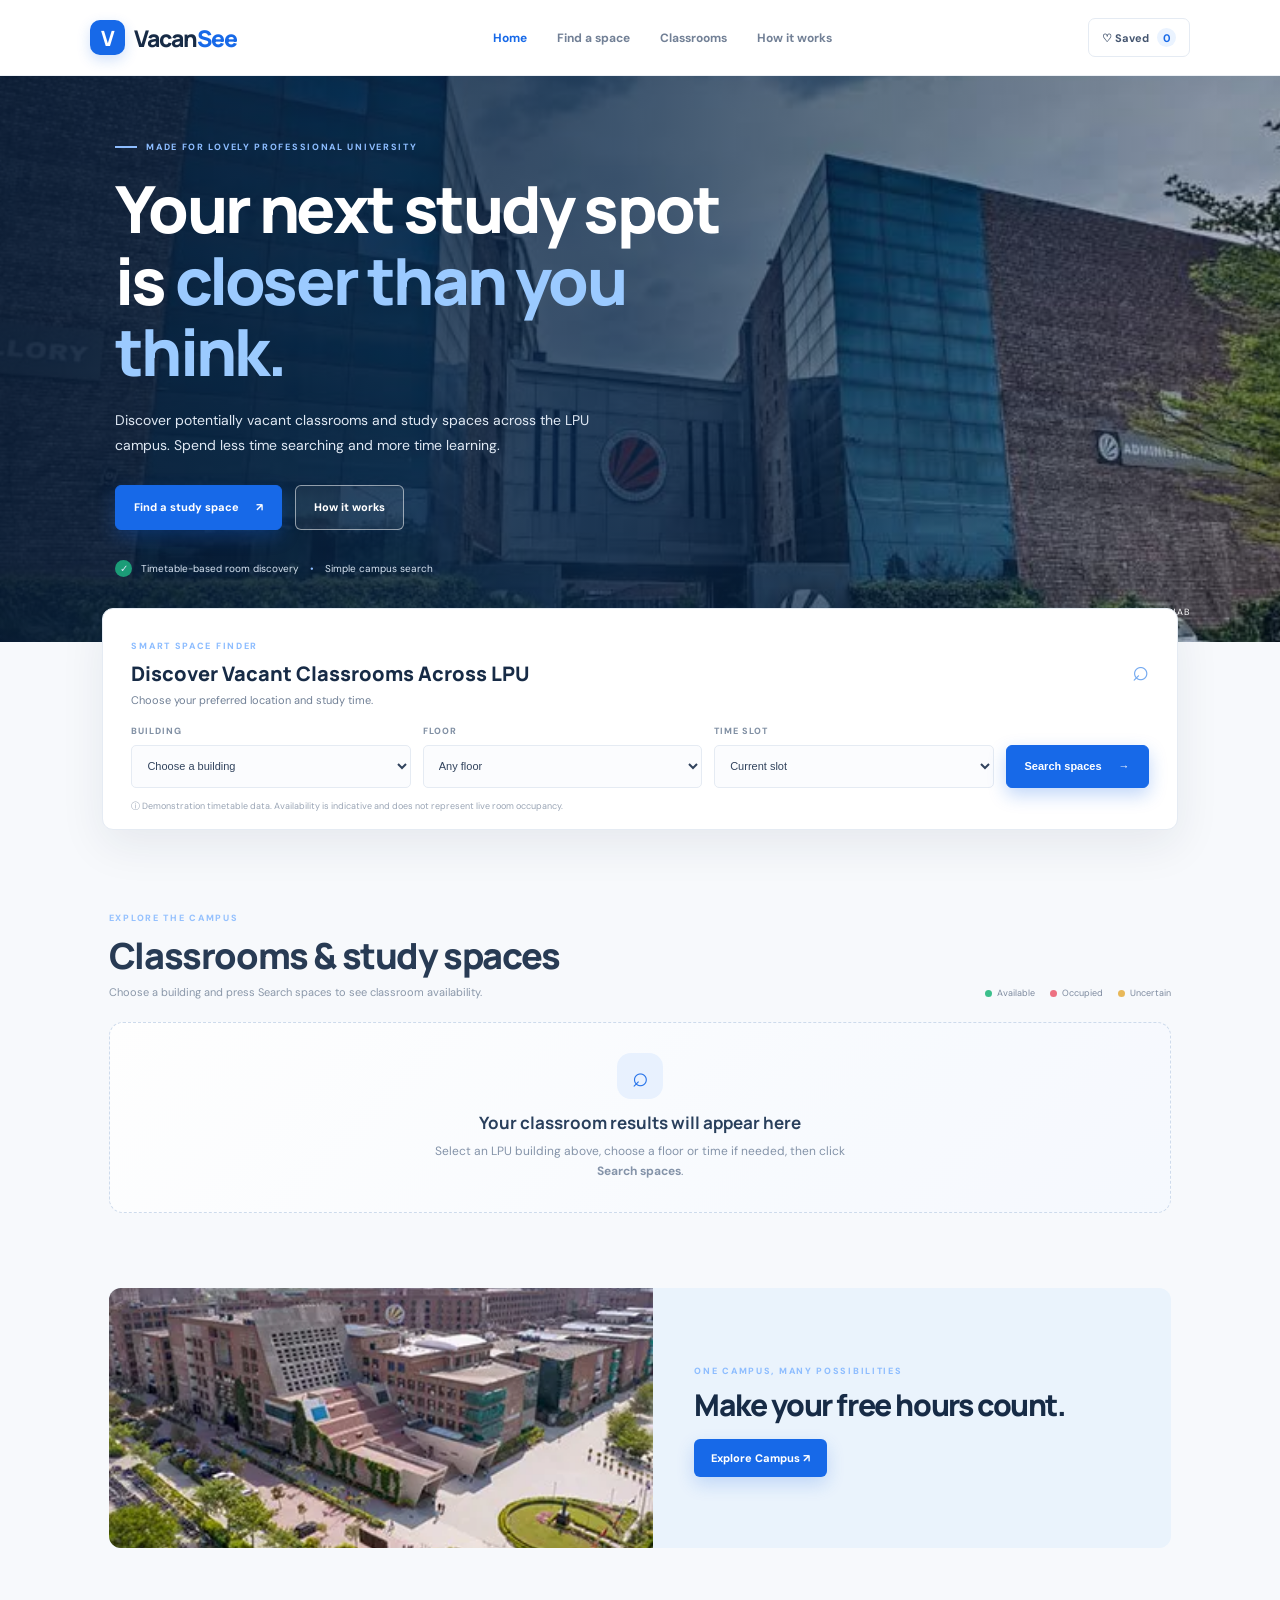
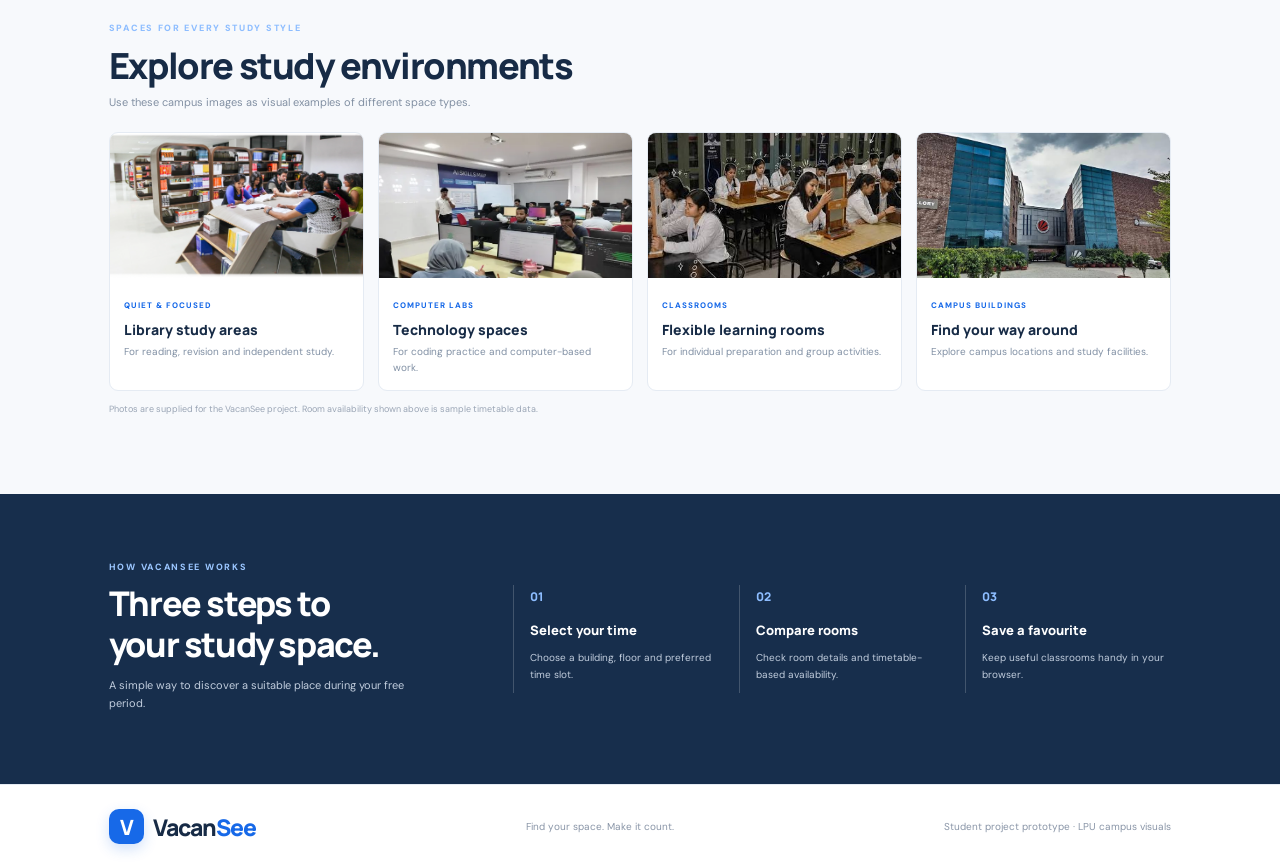
<file: index.html>
<!DOCTYPE html>
<html lang="en">
<head>
  <meta charset="UTF-8">
  <meta name="viewport" content="width=device-width, initial-scale=1.0">
  <meta name="description" content="VacanSee helps LPU students discover timetable-based classroom and study-space availability.">
  <title>VacanSee | LPU Study Space Finder</title>
  <link rel="preconnect" href="https://fonts.googleapis.com">
  <link rel="preconnect" href="https://fonts.gstatic.com" crossorigin>
  <link href="https://fonts.googleapis.com/css2?family=DM+Sans:wght@400;500;600;700;800&family=Manrope:wght@500;600;700;800&display=swap" rel="stylesheet">
  <link rel="stylesheet" href="style.css">
</head>
<body>
<header class="header">
  <a class="brand" href="#home"><span class="brand-icon">V</span><span>Vacan<span>See</span></span></a>
  <nav id="nav"><a class="active" href="index.html">Home</a><a href="#finder">Find a space</a><a href="#classrooms">Classrooms</a><a href="#how">How it works</a></nav>
  <a class="saved-nav" href="saved.html">♡ Saved <b id="savedCount">0</b></a>
  <button class="menu" id="menu" aria-label="Toggle navigation">☰</button>
</header>

<main id="home">
  <section class="hero">
    <div class="hero-bg"></div><div class="hero-overlay"></div>
    <div class="hero-content">
      <div class="eyebrow"><i></i> MADE FOR LOVELY PROFESSIONAL UNIVERSITY</div>
      <h1>Your next study spot<br>is <span>closer than you think.</span></h1>
      <p>Discover potentially vacant classrooms and study spaces across the LPU campus. Spend less time searching and more time learning.</p>
      <div class="hero-actions"><a class="button primary" href="#finder">Find a study space <b>↗</b></a><a class="button outline" href="#how">How it works</a></div>
      <div class="hero-foot"><span class="hero-check">✓</span> Timetable-based room discovery <span class="hero-sep">•</span> Simple campus search</div>
    </div>
    <div class="hero-caption"><span class="caption-dot"></span> LPU CAMPUS · PHAGWARA, PUNJAB</div>
  </section>

  <section class="finder" id="finder">
    <div class="finder-title"><div><span class="kicker">SMART SPACE FINDER</span><h2>Discover Vacant Classrooms Across LPU</h2><p>Choose your preferred location and study time.</p></div><div class="finder-symbol">⌕</div></div>
    <form id="searchForm" class="search-grid">
      <label>BUILDING<select id="building"><option value="">Choose a building</option><option value="26">Block 26</option><option value="27">Block 27</option><option value="28">Block 28</option><option value="29">Block 29</option><option value="30">Block 30</option><option value="31">Block 31</option><option value="32">Block 32</option><option value="33">Block 33</option><option value="34">Block 34</option><option value="35">Block 35</option><option value="36">Block 36</option><option value="37">Block 37</option><option value="38">Block 38</option></select></label>
      <label>FLOOR<select id="floor"><option value="all">Any floor</option><option value="0">Ground Floor</option><option value="1">1st Floor</option><option value="2">2nd Floor</option><option value="3">3rd Floor</option><option value="4">4th Floor</option><option value="5">5th Floor</option><option value="6">6th Floor</option><option value="7">7th Floor</option><option value="8">8th Floor</option></select></label>
      <label>TIME SLOT<select id="time"><option value="now">Current slot</option><option value="09:20">9:20 AM</option><option value="09:50">9:50 AM</option><option value="10:20">10:20 AM</option><option value="10:50">10:50 AM</option><option value="11:20">11:20 AM</option><option value="11:50">11:50 AM</option><option value="12:20">12:20 PM</option><option value="12:50">12:50 PM</option><option value="13:20">1:20 PM</option><option value="13:50">1:50 PM</option><option value="14:20">2:20 PM</option><option value="14:50">2:50 PM</option><option value="15:20">3:20 PM</option><option value="15:50">3:50 PM</option><option value="16:20">4:20 PM</option><option value="16:50">4:50 PM</option></select></label>
      <button class="button primary search-btn" type="submit">Search spaces <b>→</b></button>
    </form>
    <small class="disclaimer">ⓘ Demonstration timetable data. Availability is indicative and does not represent live room occupancy.</small>
  </section>

  <section class="section results-section results-hidden" id="classrooms" aria-live="polite">
    <div class="section-head"><div><span class="kicker">EXPLORE THE CAMPUS</span><h2>Classrooms & study spaces</h2><p id="resultText">Choose a building and press Search spaces to see classroom availability.</p></div><div class="legend"><span><i class="green"></i> Available</span><span><i class="red"></i> Occupied</span><span><i class="amber"></i> Uncertain</span></div></div>
    <div class="results-prompt" id="resultsPrompt"><span class="prompt-icon">⌕</span><h3>Your classroom results will appear here</h3><p>Select an LPU building above, choose a floor or time if needed, then click <strong>Search spaces</strong>.</p></div><div class="room-grid" id="roomGrid" aria-live="polite"></div>
    <div class="empty" id="empty" hidden><h3>No matching rooms found</h3><p>Try changing your building, floor or time filters.</p><button id="clear" class="link-btn" type="button">Clear filters</button></div>
  </section>

  <section class="campus-strip">
    <div class="campus-photo"><img src="images/lpu-campus-aerial.png" alt="Aerial view of the LPU campus"></div>
    <div><span class="kicker">ONE CAMPUS, MANY POSSIBILITIES</span><h2>Make your free hours count.</h2><a class="inline-link campus-explore" href="https://iviewd.com/lpu2/" target="_blank" rel="noopener noreferrer">Explore Campus ↗</a></div>
  </section>

  <section class="section popular" id="popular">
    <div class="section-head"><div><span class="kicker">SPACES FOR EVERY STUDY STYLE</span><h2>Explore study environments</h2><p>Use these campus images as visual examples of different space types.</p></div></div>
    <div class="feature-grid">
      <article class="feature-card"><img src="images/library-study.png" alt="Students studying together in a library"><div><span>QUIET & FOCUSED</span><h3>Library study areas</h3><p>For reading, revision and independent study.</p></div></article>
      <article class="feature-card"><img src="images/computer-lab.png" alt="Students working in a computer laboratory"><div><span>COMPUTER LABS</span><h3>Technology spaces</h3><p>For coding practice and computer-based work.</p></div></article>
      <article class="feature-card"><img src="images/classroom.png" alt="Students working in a classroom"><div><span>CLASSROOMS</span><h3>Flexible learning rooms</h3><p>For individual preparation and group activities.</p></div></article>
      <article class="feature-card"><img src="images/lpu-campus-building.png" alt="University campus building"><div><span>CAMPUS BUILDINGS</span><h3>Find your way around</h3><p>Explore campus locations and study facilities.</p></div></article>
    </div>
    <p class="photo-note">Photos are supplied for the VacanSee project. Room availability shown above is sample timetable data.</p>
  </section>

  <section class="how" id="how"><div><span class="kicker">HOW VACANSEE WORKS</span><h2>Three steps to<br>your study space.</h2><p>A simple way to discover a suitable place during your free period.</p></div><div class="steps"><article><b>01</b><h3>Select your time</h3><p>Choose a building, floor and preferred time slot.</p></article><article><b>02</b><h3>Compare rooms</h3><p>Check room details and timetable-based availability.</p></article><article><b>03</b><h3>Save a favourite</h3><p>Keep useful classrooms handy in your browser.</p></article></div></section>
</main>
<footer><a class="brand" href="#home"><span class="brand-icon">V</span><span>Vacan<span>See</span></span></a><p>Find your space. Make it count.</p><small>Student project prototype · LPU campus visuals</small></footer>
<div class="toast" id="toast" role="status"></div>
<script src="script.js"></script>
</body></html>
</file>
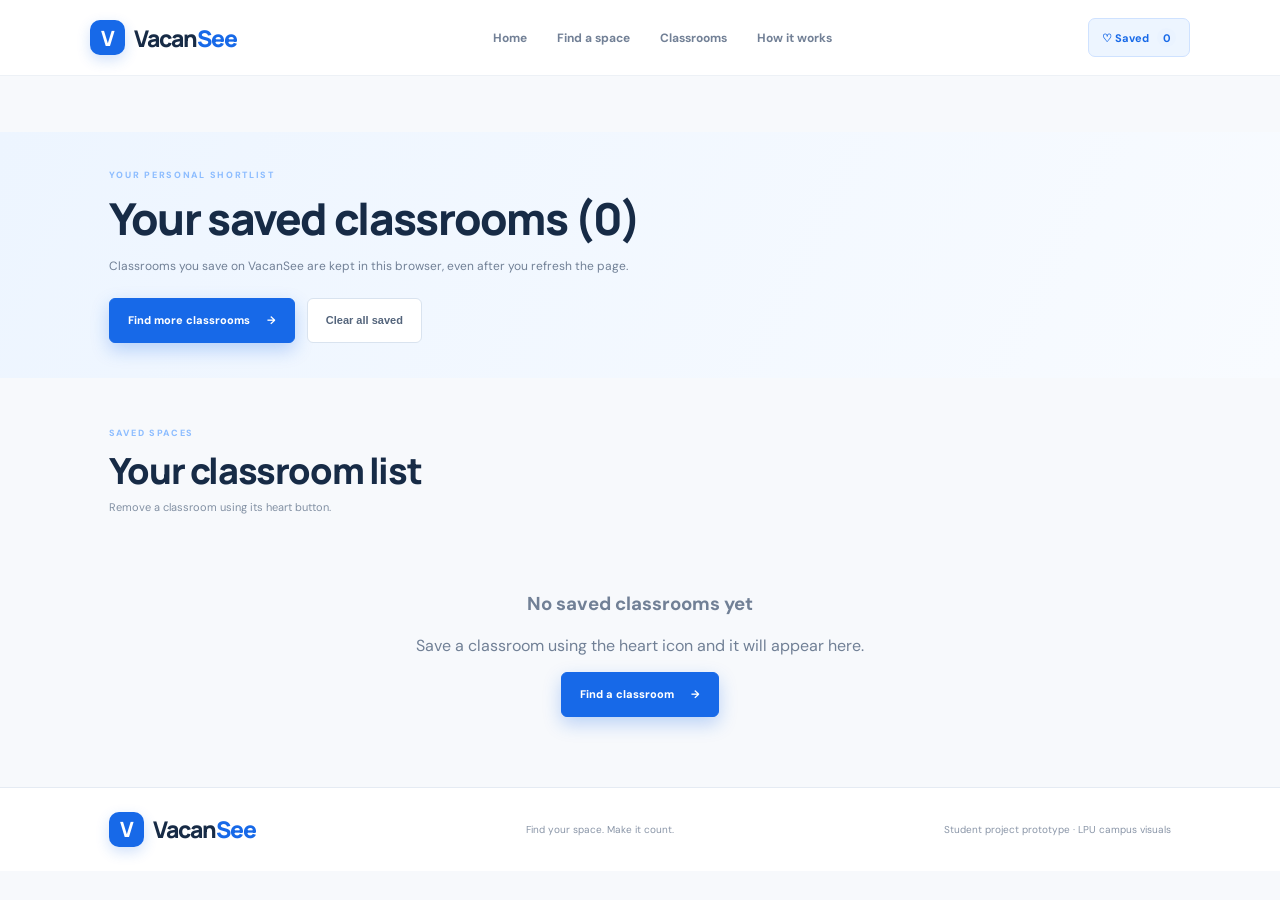
<file: saved.html>
<!DOCTYPE html>
<html lang="en">
<head>
  <meta charset="UTF-8">
  <meta name="viewport" content="width=device-width, initial-scale=1.0">
  <meta name="description" content="Your saved VacanSee classrooms at LPU.">
  <title>Saved Classrooms | VacanSee</title>
  <link rel="preconnect" href="https://fonts.googleapis.com">
  <link rel="preconnect" href="https://fonts.gstatic.com" crossorigin>
  <link href="https://fonts.googleapis.com/css2?family=DM+Sans:wght@400;500;600;700;800&family=Manrope:wght@500;600;700;800&display=swap" rel="stylesheet">
  <link rel="stylesheet" href="style.css">
</head>
<body data-page="saved">
<header class="header">
  <a class="brand" href="index.html"><span class="brand-icon">V</span><span>Vacan<span>See</span></span></a>
  <nav id="nav"><a href="index.html">Home</a><a href="index.html#finder">Find a space</a><a href="index.html#classrooms">Classrooms</a><a href="index.html#how">How it works</a></nav>
  <a class="saved-nav active-saved" href="saved.html">♡ Saved <b id="savedCount">0</b></a>
  <button class="menu" id="menu" aria-label="Toggle navigation">☰</button>
</header>
<main class="saved-main">
  <section class="saved-intro">
    <span class="kicker">YOUR PERSONAL SHORTLIST</span>
    <h1 id="savedHeading">Your saved classrooms</h1>
    <p>Classrooms you save on VacanSee are kept in this browser, even after you refresh the page.</p>
    <div class="saved-actions"><a class="button primary" href="index.html#finder">Find more classrooms <b>→</b></a><button class="button clear-saved" id="clearSaved" type="button">Clear all saved</button></div>
  </section>
  <section class="section saved-results">
    <div class="section-head"><div><span class="kicker">SAVED SPACES</span><h2>Your classroom list</h2><p>Remove a classroom using its heart button.</p></div></div>
    <div class="room-grid" id="roomGrid" aria-live="polite"></div>
    <div class="empty" id="empty" hidden></div>
  </section>
</main>
<footer><a class="brand" href="index.html"><span class="brand-icon">V</span><span>Vacan<span>See</span></span></a><p>Find your space. Make it count.</p><small>Student project prototype · LPU campus visuals</small></footer>
<div class="toast" id="toast" role="status"></div>
<script src="script.js"></script>
</body></html>
</file>
<file: style.css>
*{box-sizing:border-box} :root{--blue:#1769e8;--blue2:#0d4fb8;--ink:#172b46;--muted:#718096;--line:#e5ebf3;--bg:#f7f9fc}html{scroll-behavior:smooth;scroll-padding-top:90px}body{margin:0;background:var(--bg);color:var(--ink);font-family:'DM Sans',sans-serif}a{text-decoration:none;color:inherit}.header{height:76px;padding:0 7%;display:flex;align-items:center;justify-content:space-between;background:#fff;border-bottom:1px solid #edf1f6;position:sticky;top:0;z-index:10}.brand{display:flex;align-items:center;gap:9px;font:800 23px Manrope,sans-serif;letter-spacing:-1px}.brand>span:last-child>span{color:var(--blue)}.brand-icon{width:35px;height:35px;border-radius:10px;background:var(--blue);color:#fff;display:grid;place-items:center;font:800 21px Manrope;box-shadow:0 5px 14px #1769e833}.header nav{display:flex;gap:30px}.header nav a{font-size:12px;font-weight:700;color:#728096;padding:10px 0;transition:color .2s}.header nav a:hover,.header nav a.active{color:var(--blue)}.saved-nav{background:#fff;border:1px solid var(--line);border-radius:7px;padding:9px 13px;font-size:11px;font-weight:700;color:#455670;cursor:pointer}.saved-nav b{display:inline-grid;place-items:center;background:#eaf3ff;color:var(--blue);border-radius:50%;width:19px;height:19px;margin-left:5px}.menu{display:none;border:0;background:none;font-size:23px}.hero{min-height:510px;position:relative;display:flex;align-items:center;padding:65px 9%;color:#fff;overflow:hidden;background:#183758}.hero-bg{position:absolute;inset:0;background:url('images/lpu-campus-building.png') center 48%/cover no-repeat;transform:scale(1.02)}.hero-overlay{position:absolute;inset:0;background:linear-gradient(90deg,rgba(7,27,53,.91) 0%,rgba(9,39,73,.77) 48%,rgba(9,39,73,.28) 100%)}.hero-content{position:relative;z-index:1;max-width:650px}.eyebrow,.kicker{font-size:9px;letter-spacing:1.7px;font-weight:800;color:#8dbdff}.eyebrow{display:flex;align-items:center;gap:9px}.eyebrow i{width:22px;height:2px;background:#8dbdff}.hero h1{font:800 clamp(40px,5.3vw,65px)/1.1 Manrope,sans-serif;letter-spacing:-2.8px;margin:20px 0}.hero h1 span{color:#9bcaff}.hero-content>p{max-width:520px;color:#e0e9f4;font-size:14px;line-height:1.8}.hero-actions{display:flex;gap:13px;margin-top:27px}.button{height:45px;padding:0 18px;display:inline-flex;align-items:center;justify-content:center;gap:17px;border-radius:6px;font-size:11px;font-weight:800;cursor:pointer;transition:transform .22s,box-shadow .22s,background .22s}.button:hover{transform:scale(.96)}.primary{background:var(--blue);color:#fff;border:1px solid var(--blue);box-shadow:0 7px 18px #1769e844}.primary:hover{background:var(--blue2);box-shadow:0 4px 12px #1769e844}.outline{border:1px solid #ffffff88;color:#fff;background:#ffffff10}.outline:hover{background:#ffffff20}.hero-foot{margin-top:30px;color:#d9e5f3;font-size:10px}.hero-check{display:inline-grid;place-items:center;width:17px;height:17px;background:#1b9c77;border-radius:50%;margin-right:6px}.hero-sep{padding:0 8px;color:#8ebdff}.hero-caption{position:absolute;right:7%;bottom:24px;font-size:9px;letter-spacing:1.2px;color:#fff;z-index:1}.caption-dot{display:inline-block;width:7px;height:7px;background:#45d6a0;border-radius:50%;margin-right:7px}.finder{position:relative;z-index:2;margin:-34px auto 0;width:84%;max-width:1160px;background:#fff;border:1px solid var(--line);border-radius:11px;padding:24px 28px 16px;box-shadow:0 15px 45px #172b4614}.finder-title{display:flex;justify-content:space-between;align-items:center;margin-bottom:18px}.finder h2{font:800 20px Manrope;margin:6px 0}.finder-title p{font-size:11px;color:var(--muted);margin:0}.finder-symbol{font-size:29px;color:#75aaf0}.search-grid{display:grid;grid-template-columns:1fr 1fr 1fr auto;gap:12px;align-items:end}.search-grid label{display:flex;flex-direction:column;gap:8px;font-size:9px;letter-spacing:1px;font-weight:800;color:#8190a4}.search-grid select{height:43px;border:1px solid var(--line);border-radius:5px;background:#fbfcfe;padding:0 11px;color:#31435d;font-size:11px;letter-spacing:0;outline:none}.search-grid select:focus{border-color:#77aef5;box-shadow:0 0 0 3px #1769e815}.search-btn{height:43px;white-space:nowrap}.disclaimer{display:block;color:#9aa5b5;font-size:9px;margin-top:12px}.section{padding:70px 8.5% 35px}.section-head{display:flex;align-items:end;justify-content:space-between;gap:20px;margin-bottom:23px}.section h2,.campus-strip h2,.how h2{font:800 clamp(27px,3vw,36px)/1.2 Manrope;letter-spacing:-1.4px;margin:8px 0;color:var(--ink)}.section-head p{font-size:11px;color:#8290a3;margin:0}.legend{display:flex;gap:15px;font-size:9px;color:#738197}.legend span{display:flex;align-items:center;gap:5px}.legend i{width:7px;height:7px;border-radius:50%}.green{background:#2dbb83}.red{background:#ed6678}.amber{background:#e7b34c}.room-grid{display:grid;grid-template-columns:repeat(3,1fr);gap:15px}.room-card{background:#fff;border:1px solid var(--line);border-radius:9px;padding:17px;transition:transform .22s,box-shadow .22s}.room-card:hover{transform:translateY(-4px);box-shadow:0 12px 30px #172b4612}.room-top,.room-bottom{display:flex;align-items:center;justify-content:space-between}.room-type{font-size:8px;letter-spacing:1px;font-weight:800;color:#8a97a9}.status{padding:5px 8px;border-radius:20px;font-size:8px;font-weight:800}.status.available{background:#e7f8f0;color:#16865d}.status.occupied{background:#fff0f2;color:#d54c64}.status.uncertain{background:#fff7e6;color:#a47b29}.room-card h3{font:800 17px Manrope;margin:14px 0 4px}.room-location{font-size:10px;color:#8491a3}.room-meta{display:flex;gap:14px;border-top:1px solid #eef1f5;margin-top:14px;padding-top:11px;color:#718096;font-size:9px}.room-bottom{margin-top:15px}.room-time{font-size:9px;color:#7a879a}.room-time b{color:#263a55}.save{width:31px;height:29px;border:1px solid #dfe9f5;border-radius:5px;background:#fff;color:var(--blue);font-size:17px;cursor:pointer;transition:transform .2s}.save:hover{transform:scale(.91)}.save.saved{background:#eaf3ff}.empty{text-align:center;padding:35px;color:var(--muted)}.link-btn,.inline-link{color:var(--blue);font-size:11px;font-weight:800;border:0;background:none;cursor:pointer}.campus-strip{margin:45px 8.5% 25px;background:#eaf3fc;border-radius:12px;overflow:hidden;display:grid;grid-template-columns:1.05fr 1fr;align-items:center}.campus-photo{height:260px}.campus-photo img{width:100%;height:100%;object-fit:cover;display:block}.campus-strip>div:last-child{padding:28px 8%}.campus-strip h2{font-size:30px}.campus-strip p{font-size:12px;line-height:1.8;color:#6f7f94}.inline-link{display:inline-block;margin-top:8px}.popular{padding-top:42px}.feature-grid{display:grid;grid-template-columns:repeat(4,1fr);gap:14px}.feature-card{background:#fff;border:1px solid var(--line);border-radius:9px;overflow:hidden;transition:transform .22s,box-shadow .22s}.feature-card:hover{transform:translateY(-4px);box-shadow:0 12px 28px #172b4612}.feature-card img{width:100%;height:145px;object-fit:cover;display:block}.feature-card>div{padding:14px}.feature-card span{font-size:8px;letter-spacing:1px;font-weight:800;color:var(--blue)}.feature-card h3{font:800 14px Manrope;margin:7px 0 5px}.feature-card p{font-size:10px;line-height:1.6;color:#8190a4;margin:0}.photo-note{font-size:9px;color:#9aa5b5;margin-top:12px}.how{margin-top:35px;background:#172e4c;color:#fff;padding:60px 8.5%;display:grid;grid-template-columns:.8fr 1.6fr;gap:7%;align-items:center}.how .kicker{color:#9bc6ff}.how h2{color:#fff;font-size:34px}.how>div:first-child p{font-size:11px;color:#c1cddd;line-height:1.7}.steps{display:grid;grid-template-columns:repeat(3,1fr);gap:20px}.steps article{border-left:1px solid #ffffff30;padding-left:16px}.steps b{font:800 12px Manrope;color:#8dbdff}.steps h3{font:800 13px Manrope;margin:15px 0 7px}.steps p{font-size:10px;line-height:1.7;color:#c1cddd}footer{padding:24px 8.5%;background:#fff;display:flex;align-items:center;justify-content:space-between;border-top:1px solid var(--line)}footer p,footer small{font-size:10px;color:#8995a7}.toast{position:fixed;bottom:20px;left:50%;transform:translate(-50%,15px);opacity:0;background:#172e4c;color:white;padding:11px 17px;border-radius:6px;font-size:11px;transition:.2s;pointer-events:none;z-index:30}.toast.show{opacity:1;transform:translate(-50%,0)}@media(prefers-reduced-motion:reduce){*{scroll-behavior:auto!important;transition:none!important}}@media(max-width:900px){.header{padding:0 5%}.header nav{gap:15px}.hero{padding-left:7%}.finder,.section{width:auto;margin-left:5%;margin-right:5%;padding-left:0;padding-right:0}.finder{padding:22px}.feature-grid{grid-template-columns:repeat(2,1fr)}.how{padding:50px 6%;grid-template-columns:1fr}.campus-strip{margin-left:5%;margin-right:5%}}@media(max-width:650px){.header{height:68px}.header nav{display:none;position:absolute;top:68px;left:0;right:0;background:white;padding:16px 7%;box-shadow:0 10px 20px #172b4618;flex-direction:column}.header nav.open{display:flex}.saved-nav{margin-left:auto;margin-right:12px}.menu{display:block}.hero{min-height:480px;padding:50px 7%}.hero h1{font-size:43px}.hero-caption{right:6%;font-size:8px}.finder{margin-top:-22px;padding:19px 15px}.search-grid{grid-template-columns:1fr 1fr}.search-btn{grid-column:1/-1}.section{padding-top:52px}.section-head{align-items:flex-start;flex-direction:column}.legend{flex-wrap:wrap}.room-grid{grid-template-columns:1fr}.campus-strip{grid-template-columns:1fr}.campus-photo{height:190px}.campus-strip>div:last-child{padding:22px}.feature-grid{grid-template-columns:1fr 1fr}.feature-card img{height:120px}.how{padding:45px 7%}.steps{grid-template-columns:1fr;gap:15px}.steps article{padding-bottom:6px}footer{padding:22px 6%;flex-wrap:wrap;gap:8px}footer small{width:100%}}
/* Refined motion details */
@keyframes cardRise{from{opacity:0;transform:translateY(14px)}to{opacity:1;transform:translateY(0)}}
@keyframes searchPulse{0%{box-shadow:0 0 0 0 rgba(23,105,232,.22)}100%{box-shadow:0 0 0 9px rgba(23,105,232,0)}}
.room-card{animation:cardRise .48s both;will-change:transform,opacity}
.room-card:nth-child(2){animation-delay:.04s}.room-card:nth-child(3){animation-delay:.08s}
.room-card:nth-child(4){animation-delay:.12s}.room-card:nth-child(5){animation-delay:.16s}.room-card:nth-child(6){animation-delay:.20s}
.search-btn:focus-visible,.button:focus-visible,.save:focus-visible,.inline-link:focus-visible{outline:3px solid #91bdff;outline-offset:3px}
.search-btn:active{transform:scale(.96)}
.finder.searching{animation:searchPulse .55s ease-out}
.campus-explore{display:inline-flex;align-items:center;gap:10px;padding:12px 17px;border-radius:6px;background:#1769e8;color:white;box-shadow:0 7px 18px #1769e833;transition:transform .22s,box-shadow .22s,background .22s}
.campus-explore:hover{transform:scale(.96);background:#0d4fb8;box-shadow:0 4px 12px #1769e844}
@media(prefers-reduced-motion:reduce){.room-card{animation:none}}

/* Saved classrooms page */
.saved-main{min-height:68vh;padding-top:56px}
.saved-intro{padding:30px 8.5% 35px;background:linear-gradient(115deg,#edf5ff,#f8fbff)}
.saved-intro h1{font:800 clamp(30px,4vw,44px)/1.15 Manrope;letter-spacing:-1.7px;margin:10px 0;color:var(--ink)}
.saved-intro p{font-size:12px;color:#718096;max-width:560px;line-height:1.7}
.saved-actions{display:flex;gap:12px;align-items:center;margin-top:22px}
.clear-saved{border:1px solid #d9e3ef;background:#fff;color:#53647b}
.clear-saved:hover{background:#f1f6fc}
.active-saved{background:#edf5ff;border-color:#cfe2ff;color:var(--blue)}
.saved-results{padding-top:42px;min-height:300px}
@media(max-width:650px){.saved-main{padding-top:25px}.saved-intro{padding:28px 6%}.saved-actions{flex-wrap:wrap}}

/* Search-first classroom discovery and refined motion */
.results-section{transition:opacity .38s ease,transform .38s ease}
.results-hidden{opacity:.92;transform:translateY(5px)}
.results-visible{opacity:1;transform:translateY(0);animation:sectionReveal .55s cubic-bezier(.2,.75,.25,1) both}
@keyframes sectionReveal{from{opacity:0;transform:translateY(18px)}to{opacity:1;transform:translateY(0)}}
.results-prompt{min-height:190px;border:1px dashed #cbd9eb;border-radius:14px;background:linear-gradient(135deg,#fff,#f5f9ff);display:flex;flex-direction:column;align-items:center;justify-content:center;text-align:center;padding:30px 18px;margin-top:20px;transition:background .3s,border-color .3s}
.results-prompt[hidden]{display:none}
.prompt-icon{width:46px;height:46px;border-radius:14px;background:#e7f1ff;color:#1769e8;display:grid;place-items:center;font-size:28px;margin-bottom:12px}
.results-prompt h3{font:700 17px Manrope,sans-serif;color:#18304f;margin:0 0 7px}
.results-prompt p{font-size:12px;line-height:1.7;color:#7b8ba2;max-width:440px;margin:0}
.room-card{transition:transform .28s cubic-bezier(.2,.75,.25,1),box-shadow .28s,border-color .28s}
.room-card:hover{transform:translateY(-5px);box-shadow:0 14px 32px rgba(26,67,119,.10);border-color:#c9ddf8}
.save{transition:transform .2s,background .2s,color .2s}
.save:hover{transform:scale(.92)}
.search-btn{transition:transform .22s ease,box-shadow .22s ease,background .22s ease}
.search-btn:hover{transform:translateY(-2px);box-shadow:0 10px 22px rgba(23,105,232,.24)}
.search-btn:active{transform:scale(.96)}
select,input{transition:border-color .2s,box-shadow .2s,background .2s}
select:focus,input:focus{border-color:#78aef6!important;box-shadow:0 0 0 3px rgba(23,105,232,.10)}
@media(prefers-reduced-motion:reduce){.results-visible,.room-card{animation:none!important;transition:none!important}.room-card:hover{transform:none}}
</file>
